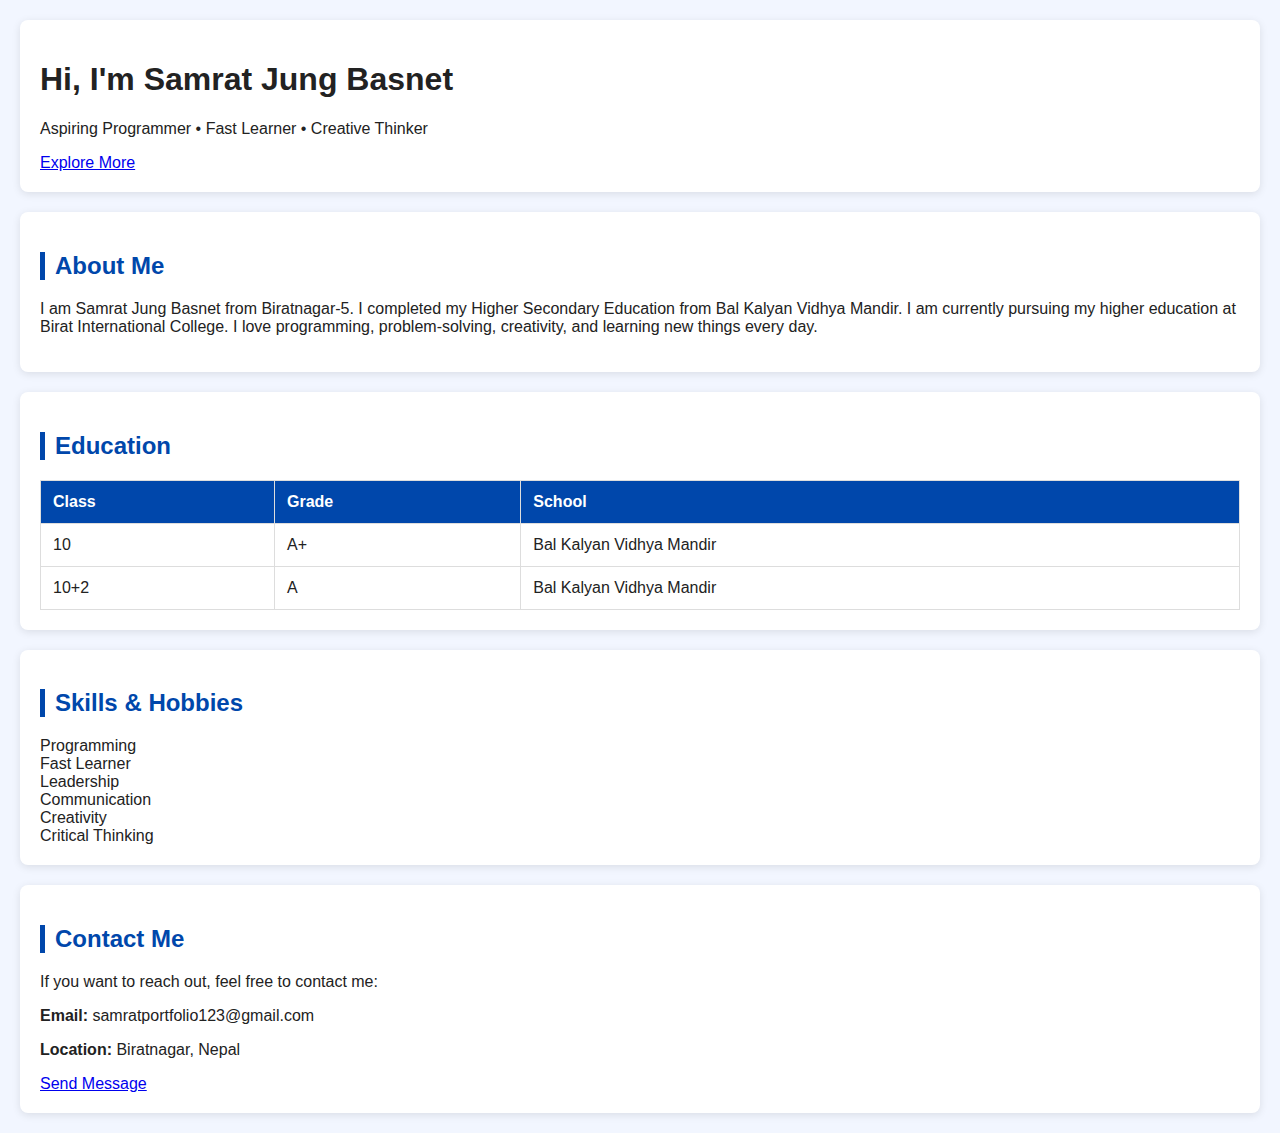
<file: index.html>
<!DOCTYPE html>
<html lang="en">
<head>
    <meta charset="UTF-8">
    <meta name="viewport" content="width=device-width, initial-scale=1.0">
    <title>Samrat Jung Basnet - Portfolio</title>
    <link rel="stylesheet" href="style.css">
</head>

<body>

    <!-- Hero Section -->
    <section class="hero">
        <h1 class="title">Hi, I'm <span>Samrat Jung Basnet</span></h1>
        <p class="subtitle">Aspiring Programmer • Fast Learner • Creative Thinker</p>
        <a href="#about" class="btn">Explore More</a>
    </section>

    <!-- About Section -->
    <section class="container" id="about">
        <h2>About Me</h2>
        <p>
            I am Samrat Jung Basnet from Biratnagar-5. I completed my Higher Secondary Education 
            from Bal Kalyan Vidhya Mandir. I am currently pursuing my higher education at Birat 
            International College. I love programming, problem-solving, creativity, and learning 
            new things every day.
        </p>
    </section>

    <!-- Education Section -->
    <section class="container">
        <h2>Education</h2>
        <table>
            <tr>
                <th>Class</th>
                <th>Grade</th>
                <th>School</th>
            </tr>
            <tr>
                <td>10</td>
                <td>A+</td>
                <td>Bal Kalyan Vidhya Mandir</td>
            </tr>
            <tr>
                <td>10+2</td>
                <td>A</td>
                <td>Bal Kalyan Vidhya Mandir</td>
            </tr>
        </table>
    </section>

    <!-- Skills Section -->
    <section class="container">
        <h2>Skills & Hobbies</h2>
        <div class="skills-grid">
            <div class="skill-card">Programming</div>
            <div class="skill-card">Fast Learner</div>
            <div class="skill-card">Leadership</div>
            <div class="skill-card">Communication</div>
            <div class="skill-card">Creativity</div>
            <div class="skill-card">Critical Thinking</div>
        </div>
    </section>

    <!-- Contact Section -->
    <section class="container contact">
        <h2>Contact Me</h2>
        <p>If you want to reach out, feel free to contact me:</p>

        <div class="contact-box">
            <p><strong>Email:</strong> samratportfolio123@gmail.com</p>
            <p><strong>Location:</strong> Biratnagar, Nepal</p>
        </div>

        <a class="998008532" href="mailto:samratportfolio123@gmail.com">Send Message</a>
    </section>

</body>
</html>
</file>
<file: style.css>
/* Global Styling */
body {
    font-family: Arial, sans-serif;
    margin: 0;
    padding: 0;
    background: #f2f6ff;
    color: #222;
}

/* Header */
header {
    background: #0047ab;
    color: white;
    padding: 20px;
    text-align: center;
}

/* Section Titles */
h2 {
    color: #0047ab;
    border-left: 5px solid #0047ab;
    padding-left: 10px;
}

/* Section Styling */
section {
    padding: 20px;
    margin: 20px;
    background: white;
    border-radius: 8px;
    box-shadow: 0 2px 8px rgba(0,0,0,0.1);
}

/* Table Styling */
table {
    width: 100%;
    border-collapse: collapse;
    margin-top: 10px;
}

th, td {
    padding: 12px;
    border: 1px solid #ddd;
    text-align: left;
}

th {
    background: #0047ab;
    color: white;
}

/* Skills List */
ul {
    list-style-type: square;
    padding-left: 20px;
}

li {
    margin: 8px 0;
}
</file>
